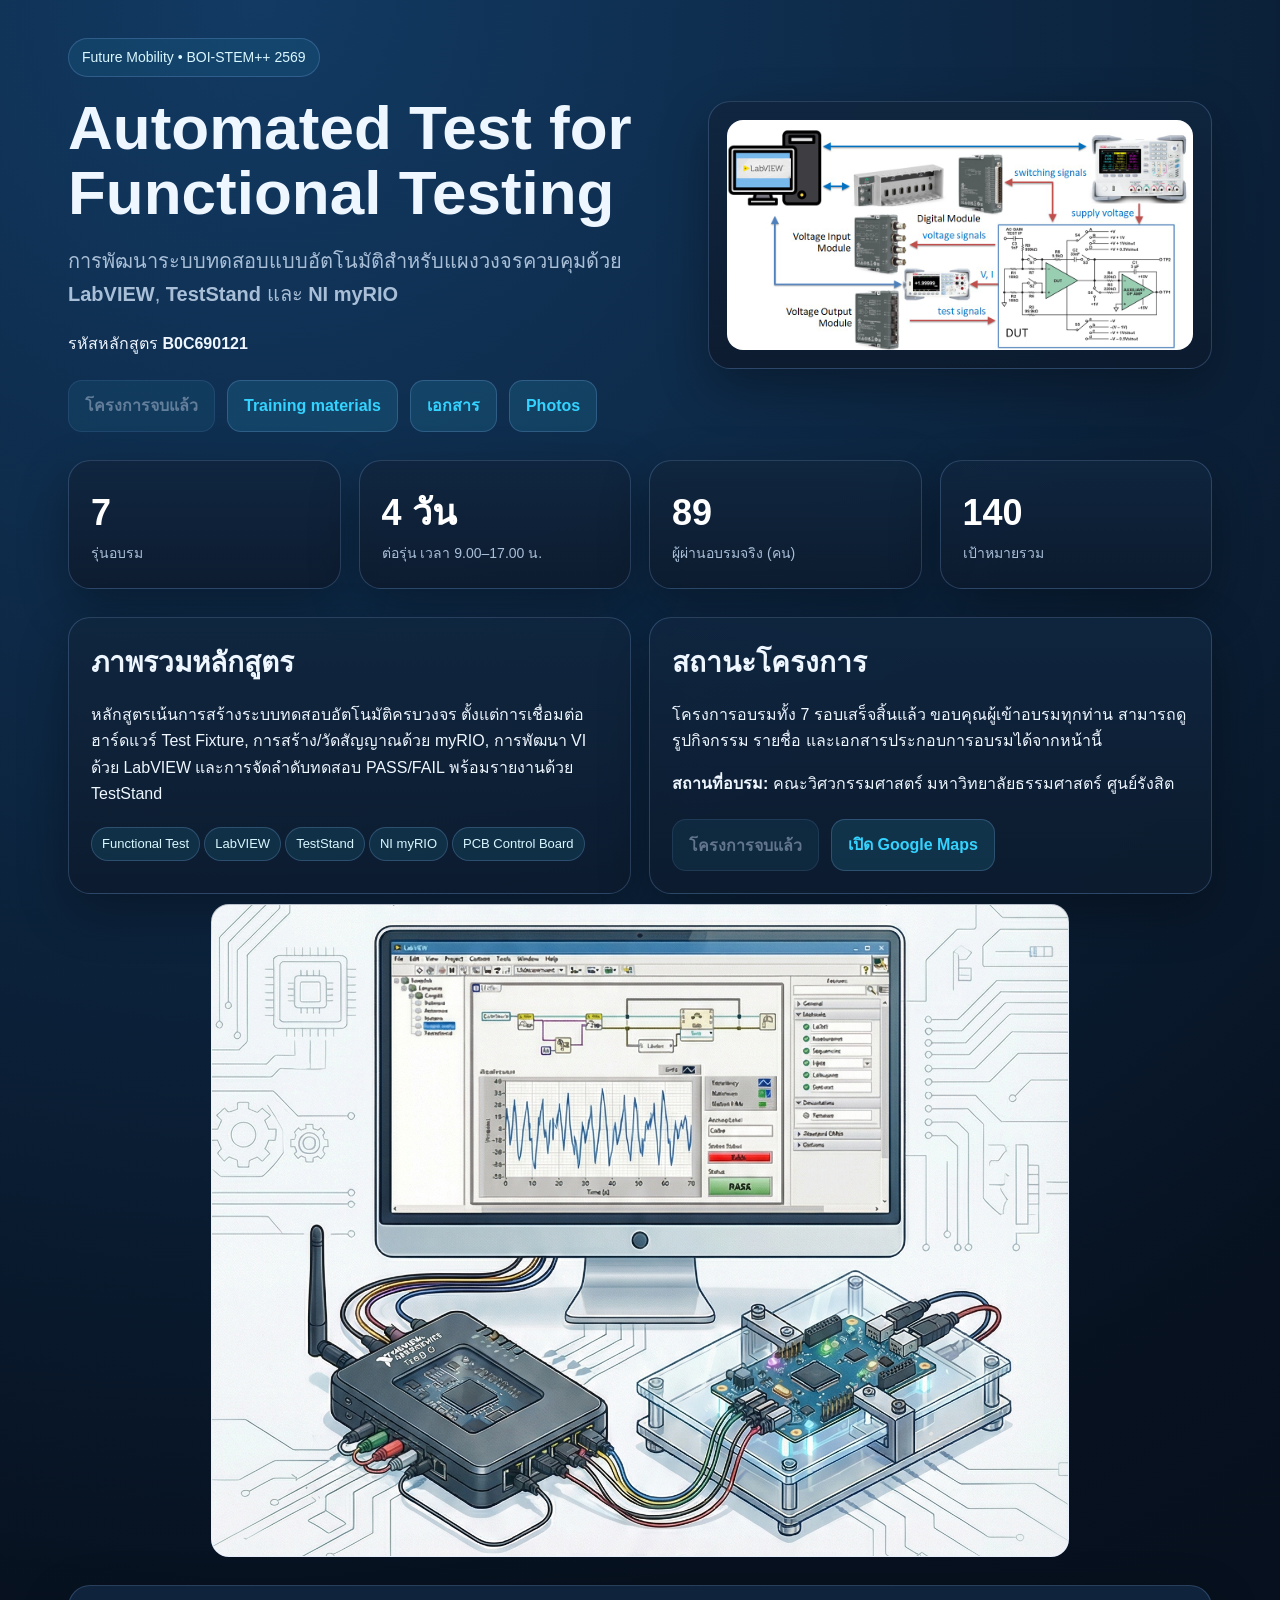
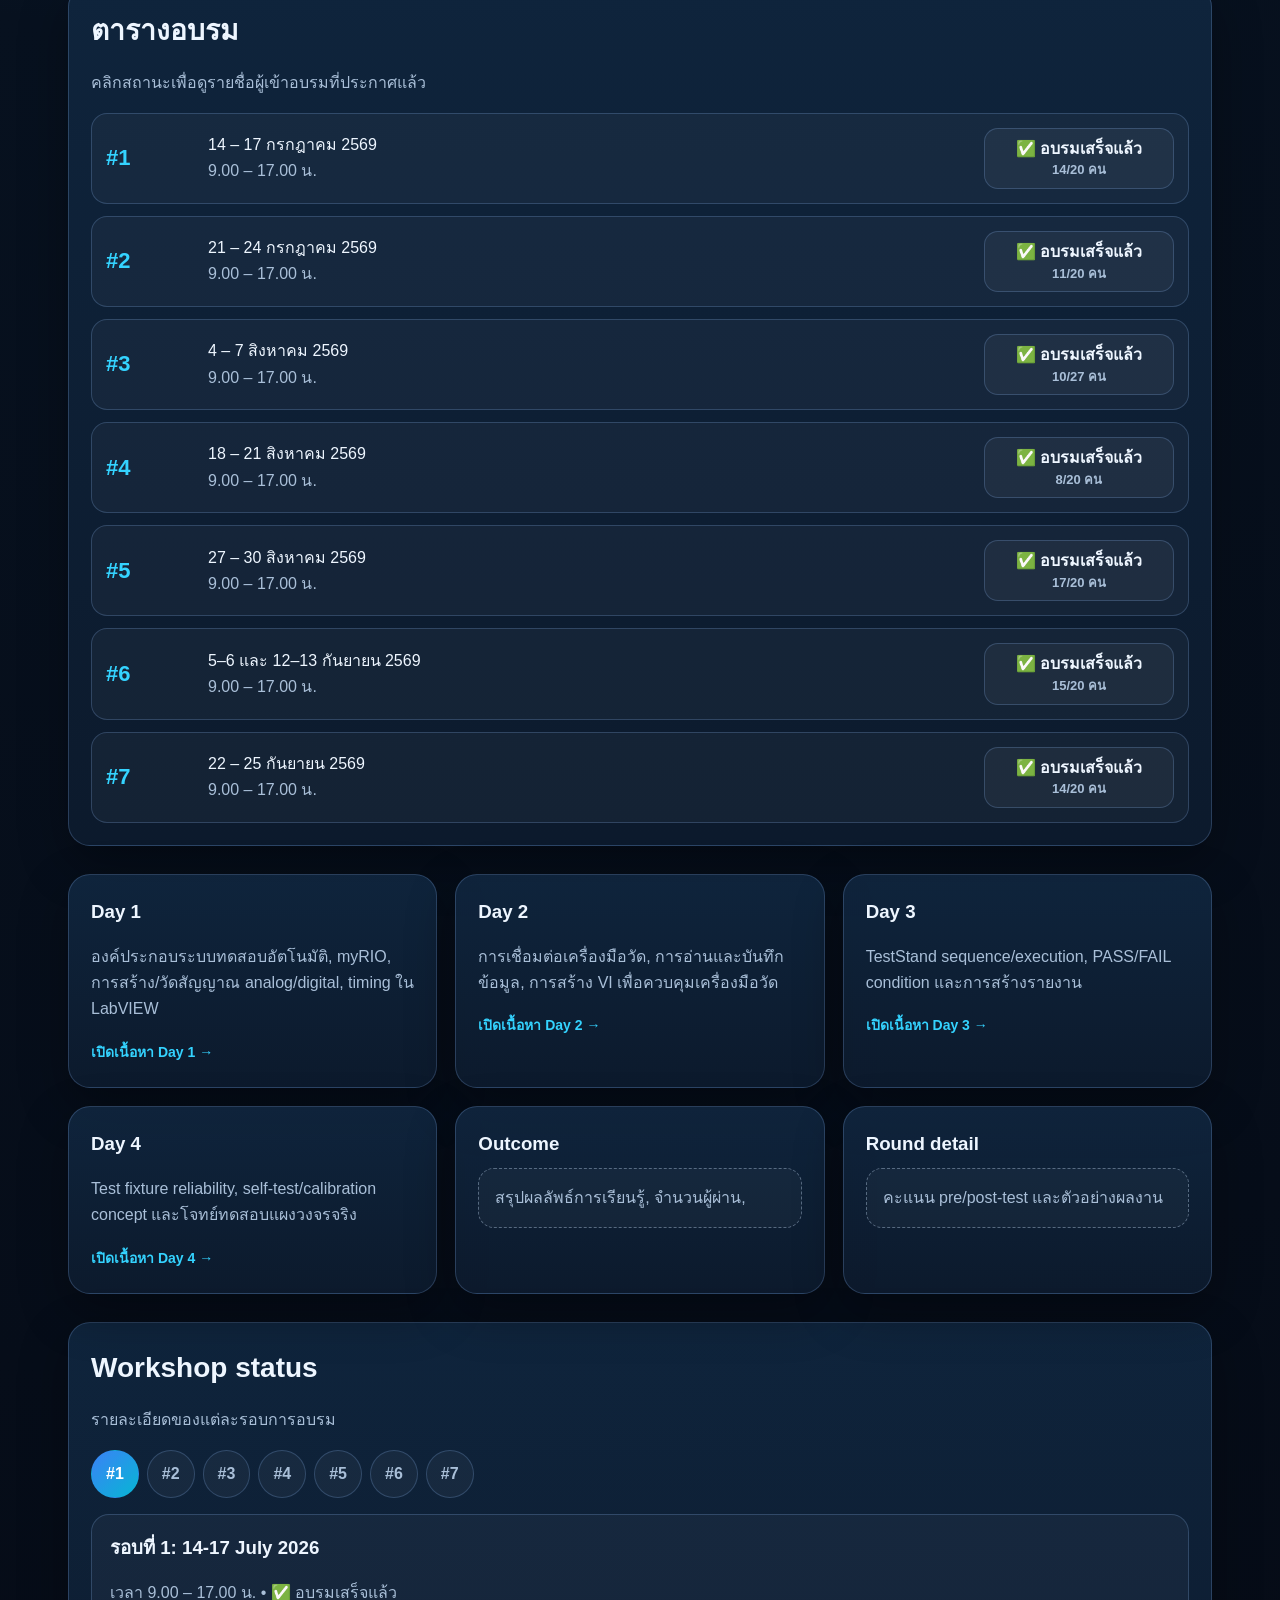
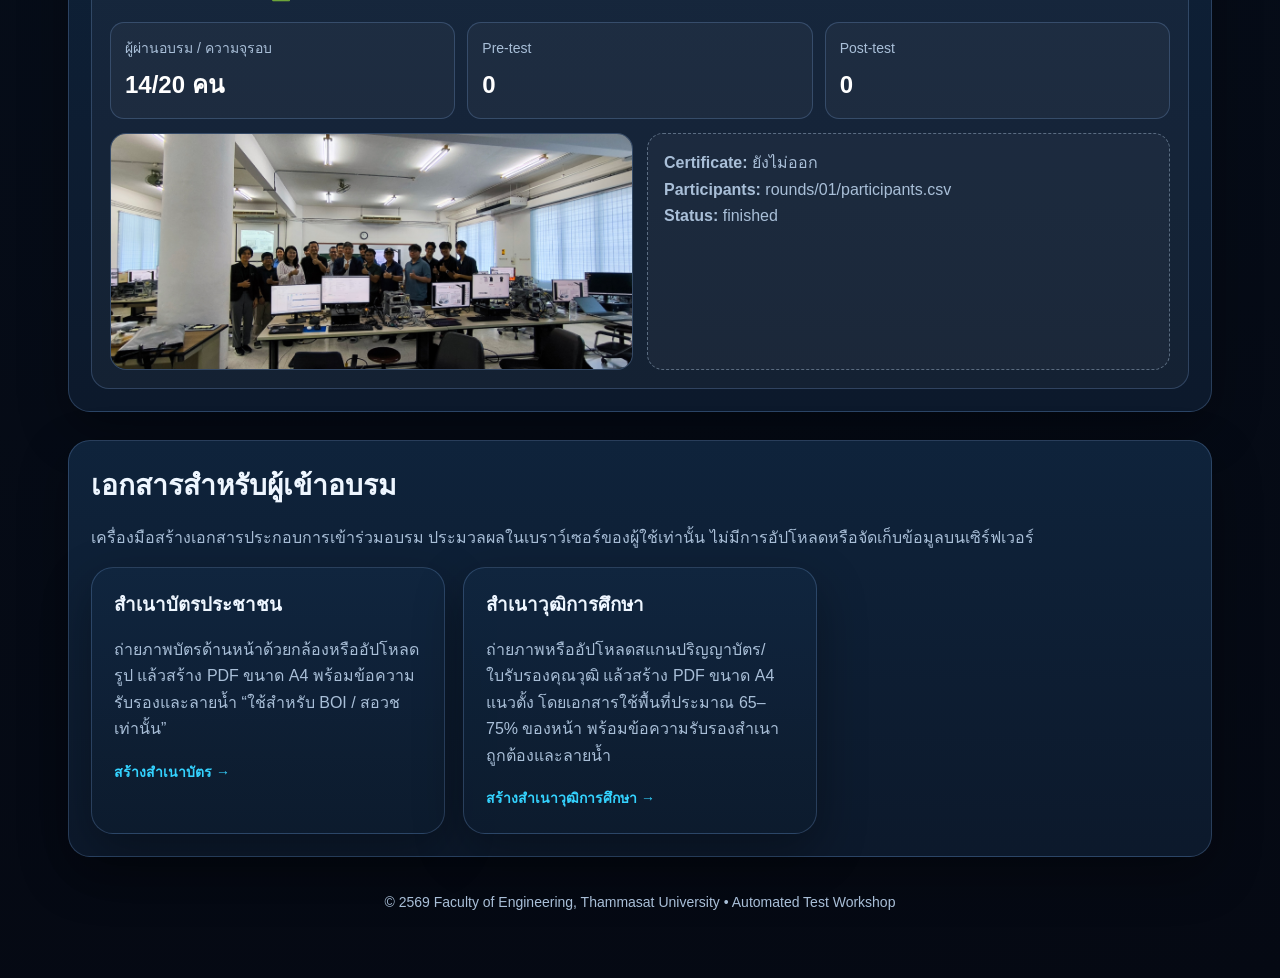
<file: index.html>
<!doctype html>
<html lang="th">
<head>
  <meta charset="utf-8" />
  <meta name="viewport" content="width=device-width, initial-scale=1" />
  <title>Automated Test for Functional Testing | Workshop Dashboard</title>
  <meta name="description" content="Dashboard สำหรับรายงานข้อมูลและสถานะกิจกรรมอบรม Development of automated test systems of electronic control boards using LabVIEW, TestStand and myRIO" />
  <style>
    :root{
      --bg:#07111f; --panel:#0d1b2e; --panel2:#10263f; --text:#eef6ff; --muted:#a9bfd8;
      --cyan:#34d3ff; --blue:#3b82f6; --green:#34d399; --yellow:#facc15; --red:#fb7185;
      --line:rgba(148,189,255,.22); --shadow:0 18px 50px rgba(0,0,0,.32); --radius:22px;
    }
    *{box-sizing:border-box} body{margin:0;font-family:"Segoe UI",Tahoma,sans-serif;background:radial-gradient(circle at 20% 0%,#123a63 0,#07111f 38%,#050913 100%);color:var(--text);line-height:1.65}
    a{color:var(--cyan);text-decoration:none} a:hover{text-decoration:underline}
    .wrap{max-width:1180px;margin:auto;padding:28px 18px 64px}.hero{display:grid;grid-template-columns:1.1fr .9fr;gap:24px;align-items:center;margin-top:10px}
    .badge{display:inline-flex;gap:8px;align-items:center;border:1px solid var(--line);background:rgba(52,211,255,.08);border-radius:999px;padding:7px 13px;color:#d9f7ff;font-size:14px}
    h1{font-size:clamp(34px,5vw,62px);line-height:1.05;margin:18px 0 14px}.lead{font-size:20px;color:var(--muted);max-width:760px}.hero-card,.card{background:linear-gradient(180deg,rgba(16,38,63,.92),rgba(13,27,46,.92));border:1px solid var(--line);border-radius:var(--radius);box-shadow:var(--shadow)}
    .hero-card{padding:18px}.hero-card img{width:100%;border-radius:16px;background:white;display:block}.grid{display:grid;gap:18px}.grid-4{grid-template-columns:repeat(4,1fr)}.grid-3{grid-template-columns:repeat(3,1fr)}.grid-2{grid-template-columns:repeat(2,1fr)}
    .section{margin-top:28px}.card{padding:22px}.stat{font-size:36px;font-weight:800;color:white}.label{color:var(--muted);font-size:14px}.tag{display:inline-block;padding:5px 10px;border-radius:999px;background:rgba(52,211,255,.10);border:1px solid var(--line);font-size:13px;color:#d9f7ff;margin:4px 4px 0 0}
    h2{font-size:28px;margin:0 0 14px}h3{margin:0 0 8px}.muted{color:var(--muted)}.btns{display:flex;gap:12px;flex-wrap:wrap;margin-top:22px}.btn{display:inline-flex;align-items:center;gap:8px;padding:12px 16px;border-radius:14px;font-weight:700;border:1px solid var(--line);background:rgba(52,211,255,.12)}.btn.primary{background:linear-gradient(135deg,var(--blue),#06b6d4);color:white;border:0}.btn.disabled{opacity:.55;pointer-events:none}
    table{width:100%;border-collapse:collapse;overflow:hidden;border-radius:16px}th,td{padding:12px 14px;border-bottom:1px solid var(--line);text-align:left;vertical-align:top}th{color:#d9f7ff;background:rgba(52,211,255,.09)}tr:last-child td{border-bottom:0}.status{font-weight:700}.open{color:var(--green)}.soon{color:var(--yellow)}.placeholder{border:1px dashed rgba(169,191,216,.45);border-radius:16px;padding:16px;color:var(--muted);background:rgba(255,255,255,.03)}
    .timeline{display:grid;gap:12px}.round{display:grid;grid-template-columns:88px 1fr auto;gap:14px;align-items:center;padding:14px;border:1px solid var(--line);border-radius:16px;background:rgba(255,255,255,.035)}.round .no{font-size:22px;font-weight:800;color:var(--cyan)}
    .overview-img{width:75%;border-radius:18px;border:1px solid var(--line);background:#fff;display:block;margin:10px auto 18px}.material-card{display:block;color:var(--text);height:100%;transition:.18s ease}.material-card:hover{transform:translateY(-2px);text-decoration:none;border-color:rgba(52,211,255,.55)}.material-card .open-link{font-weight:700;color:var(--cyan);font-size:14px}
    .tabs{margin-top:14px}.tab-buttons{display:flex;gap:8px;flex-wrap:wrap;margin-bottom:16px}.tab-buttons label{cursor:pointer;padding:10px 14px;border:1px solid var(--line);border-radius:999px;background:rgba(255,255,255,.04);font-weight:700;color:var(--muted)}.tab-panel{display:none;border:1px solid var(--line);border-radius:18px;padding:18px;background:rgba(255,255,255,.035)}.tabs input{position:absolute;opacity:0;pointer-events:none}.tabs input:nth-of-type(1):checked~.tab-buttons label:nth-child(1),.tabs input:nth-of-type(2):checked~.tab-buttons label:nth-child(2),.tabs input:nth-of-type(3):checked~.tab-buttons label:nth-child(3),.tabs input:nth-of-type(4):checked~.tab-buttons label:nth-child(4),.tabs input:nth-of-type(5):checked~.tab-buttons label:nth-child(5),.tabs input:nth-of-type(6):checked~.tab-buttons label:nth-child(6),.tabs input:nth-of-type(7):checked~.tab-buttons label:nth-child(7){background:linear-gradient(135deg,var(--blue),#06b6d4);color:white;border-color:transparent}.tabs input:nth-of-type(1):checked~.tab-content .tab-panel:nth-child(1),.tabs input:nth-of-type(2):checked~.tab-content .tab-panel:nth-child(2),.tabs input:nth-of-type(3):checked~.tab-content .tab-panel:nth-child(3),.tabs input:nth-of-type(4):checked~.tab-content .tab-panel:nth-child(4),.tabs input:nth-of-type(5):checked~.tab-content .tab-panel:nth-child(5),.tabs input:nth-of-type(6):checked~.tab-content .tab-panel:nth-child(6),.tabs input:nth-of-type(7):checked~.tab-content .tab-panel:nth-child(7){display:block}.round-media{display:grid;grid-template-columns:1fr 1fr;gap:14px;margin-top:14px}.photo-slot{min-height:140px;border:1px dashed rgba(169,191,216,.45);border-radius:16px;display:flex;align-items:center;justify-content:center;color:var(--muted);background:rgba(255,255,255,.025);text-align:center;padding:12px}@media(max-width:900px){.round-media{grid-template-columns:1fr}}
    footer{margin-top:34px;color:var(--muted);font-size:14px;text-align:center}@media(max-width:900px){.hero,.grid-4,.grid-3,.grid-2{grid-template-columns:1fr}.round{grid-template-columns:1fr}.wrap{padding:18px 14px 48px}}
    .status.clickable{
      cursor:pointer;
      text-decoration:underline;
    }
    .modal{
      display:none;
      position:fixed;
      inset:0;
      background:rgba(0,0,0,.65);
      z-index:9999;
    }
    .modal.show{
      display:flex;
      justify-content:center;
      align-items:center;
    }
    .modal-content{
      width:min(900px,92vw);
      max-height:85vh;
      overflow:auto;
      background:#fff;
      color:#222;
      border-radius:16px;
      padding:24px;
    }
    .modal-close{
      float:right;
      cursor:pointer;
      font-size:28px;
      font-weight:bold;
    }
    #nameTable table{
      width:100%;
      border-collapse:collapse;
    }
    #nameTable th,
    #nameTable td{
      border:1px solid #ddd;
      padding:8px;
    }

    /* ==============================================================
       SECTION: Training schedule status badges
       ============================================================== */
    .schedule-status{
      min-width:190px;
      border:1px solid var(--line);
      border-radius:14px;
      padding:9px 13px;
      background:rgba(255,255,255,.045);
      text-align:center;
      line-height:1.35;
      transition:transform .18s ease,border-color .18s ease,background .18s ease;
    }
    .schedule-status.clickable{
      cursor:pointer;
      text-decoration:none;
    }
    .schedule-status.clickable:hover,
    .schedule-status.clickable:focus-visible{
      transform:translateY(-1px);
      border-color:rgba(52,211,255,.65);
      background:rgba(52,211,255,.09);
      outline:none;
    }
    .schedule-status .status-main{
      display:block;
      font-weight:800;
    }
    .schedule-status .status-count{
      display:block;
      margin-top:2px;
      color:var(--muted);
      font-size:13px;
      font-weight:600;
    }
    .schedule-status[data-status="finished"] .status-main{color:var(--green)}
    .schedule-status[data-status="waiting"] .status-main{color:var(--yellow)}
    .schedule-status[data-status="finished"] .status-main{color:var(--cyan)}
    .schedule-status[data-status="finished"] .status-main{color:var(--red)}

    /* ==============================================================
       SECTION: Participant list modal
       ============================================================== */
    body.modal-open{overflow:hidden}
    .modal{
      padding:20px;
      backdrop-filter:blur(4px);
    }
    .modal.show{animation:modalFadeIn .16s ease-out}
    .modal-content{
      position:relative;
      width:min(960px,96vw);
      max-height:88vh;
      padding:26px;
      box-shadow:0 24px 70px rgba(0,0,0,.45);
    }
    .modal-close{
      position:absolute;
      top:12px;
      right:18px;
      float:none;
      width:40px;
      height:40px;
      border:0;
      border-radius:50%;
      background:transparent;
      color:#243447;
      line-height:1;
    }
    .modal-close:hover,
    .modal-close:focus-visible{
      background:#edf2f7;
      outline:none;
    }
    .modal-subtitle{
      margin:-8px 50px 18px 0;
      color:#5f6f82;
    }
    .modal-toolbar{
      display:flex;
      justify-content:space-between;
      align-items:center;
      gap:14px;
      margin:0 0 16px;
      flex-wrap:wrap;
    }
    .participant-count{
      font-weight:800;
      color:#17324d;
    }
    #nameSearch{
      width:min(320px,100%);
      border:1px solid #cbd5e1;
      border-radius:10px;
      padding:10px 12px;
      font:inherit;
    }
    #nameSearch:focus{
      border-color:#0ea5e9;
      outline:3px solid rgba(14,165,233,.16);
    }
    .table-scroll{
      overflow:auto;
      border:1px solid #dbe3ec;
      border-radius:12px;
    }
    #nameTable table{min-width:620px}
    #nameTable th{
      position:sticky;
      top:0;
      z-index:1;
      color:#17324d;
      background:#eaf5fb;
    }
    #nameTable tbody tr:nth-child(even){background:#f8fafc}
    #nameTable tbody tr:hover{background:#eef8fd}
    .empty-message,
    .error-message{
      padding:22px;
      border-radius:12px;
      text-align:center;
    }
    .empty-message{background:#f8fafc;color:#64748b}
    .error-message{background:#fff7ed;color:#9a3412}
    .loading-message{padding:24px;text-align:center;color:#64748b}

    @keyframes modalFadeIn{
      from{opacity:0}
      to{opacity:1}
    }

    @media(max-width:900px){
      .schedule-status{min-width:0;width:100%;text-align:left}
      .modal{padding:10px}
      .modal-content{padding:22px 16px}
    }


    /* ==============================================================
       SECTION: Dynamic round summary
       ============================================================== */
    .round-photo{
      width:100%;
      height:auto;
      border-radius:16px;
      border:1px solid var(--line);
      background:rgba(255,255,255,.03);
      display:block;
    }
    button.btn{font-family:inherit;font-size:inherit;color:var(--muted)}
    .round-photo[hidden]{display:none}
    .photo-slot[hidden]{display:none}
    .summary-metrics{
      display:grid;
      grid-template-columns:repeat(3,1fr);
      gap:12px;
      margin-top:14px;
    }
    .summary-metric{
      padding:14px;
      border:1px solid var(--line);
      border-radius:14px;
      background:rgba(255,255,255,.035);
    }
    .summary-metric .value{
      margin-top:4px;
      font-size:24px;
      font-weight:800;
      color:#fff;
    }
    .summary-note{
      margin-top:14px;
    }
    @media(max-width:700px){
      .summary-metrics{grid-template-columns:1fr}
    }

  </style>
</head>
<body>
  <main class="wrap">
    <!-- SECTION: Hero / Header and primary navigation -->
    <section class="hero">
      <div>
        <span class="badge">Future Mobility • BOI-STEM++ 2569</span>
        <h1>Automated Test for Functional Testing</h1>
        <p class="lead">การพัฒนาระบบทดสอบแบบอัตโนมัติสำหรับแผงวงจรควบคุมด้วย <b>LabVIEW</b>, <b>TestStand</b> และ <b>NI myRIO</b></p> รหัสหลักสูตร <b>B0C690121</b>
        <div class="btns">
          <button class="btn disabled" type="button" disabled>โครงการจบแล้ว</button>
          <a class="btn" href="#training-materials">Training materials</a>
          <a class="btn" href="#documents">เอกสาร</a>
          <a class="btn" href="#workshop-status">Photos</a>
        </div>
      </div>
      <div class="hero-card">
        <img src="images/FCT_problem.jpg" alt="FCT problem overview: LabVIEW, NI myRIO, DUT and FCT interface" />
      </div>
    </section>

    <!-- SECTION: Key statistics summary -->
    <section class="section grid grid-4">
      <div class="card"><div class="stat">7</div><div class="label">รุ่นอบรม</div></div>
      <div class="card"><div class="stat">4 วัน</div><div class="label">ต่อรุ่น เวลา 9.00–17.00 น.</div></div>
      <div class="card"><div class="stat" id="attendee-total" aria-live="polite">–</div><div class="label">ผู้ผ่านอบรมจริง (คน)</div></div>
      <div class="card"><div class="stat">140</div><div class="label">เป้าหมายรวม</div></div>
    </section>

    <!-- SECTION: Course overview and application information -->
    <section class="section grid grid-2">
      <div class="card">
        <h2>ภาพรวมหลักสูตร</h2>
        <p>หลักสูตรเน้นการสร้างระบบทดสอบอัตโนมัติครบวงจร ตั้งแต่การเชื่อมต่อฮาร์ดแวร์ Test Fixture, การสร้าง/วัดสัญญาณด้วย myRIO, การพัฒนา VI ด้วย LabVIEW และการจัดลำดับทดสอบ PASS/FAIL พร้อมรายงานด้วย TestStand</p>
        <span class="tag">Functional Test</span><span class="tag">LabVIEW</span><span class="tag">TestStand</span><span class="tag">NI myRIO</span><span class="tag">PCB Control Board</span>
      </div>
      <div class="card" id="apply">
        <h2>สถานะโครงการ</h2>
        <p>โครงการอบรมทั้ง 7 รอบเสร็จสิ้นแล้ว ขอบคุณผู้เข้าอบรมทุกท่าน สามารถดูรูปกิจกรรม รายชื่อ และเอกสารประกอบการอบรมได้จากหน้านี้</p>
        <p><b>สถานที่อบรม:</b> คณะวิศวกรรมศาสตร์ มหาวิทยาลัยธรรมศาสตร์ ศูนย์รังสิต</p>
        <div class="btns">
          <button class="btn disabled" type="button" disabled>โครงการจบแล้ว</button>
          <a class="btn" href="https://maps.app.goo.gl/39AQxayLcaCgLPiHA" target="_blank" rel="noopener">เปิด Google Maps</a>
        </div>
      </div>
    </section>
    
    <img class="overview-img" src="images/overview.png" alt="ภาพรวมระบบทดสอบอัตโนมัติด้วย LabVIEW, myRIO และ test fixture" />

    <!-- SECTION: Training schedule -->
    <section class="section card" id="schedule">
      <h2>ตารางอบรม</h2>
      <p class="muted">คลิกสถานะเพื่อดูรายชื่อผู้เข้าอบรมที่ประกาศแล้ว</p>

      <div class="timeline">
        <div class="round">
          <div class="no">#1</div>
          <div>
            14 – 17 กรกฎาคม 2569<br>
            <span class="muted">9.00 – 17.00 น.</span>
          </div>
          <div class="schedule-status clickable"
               role="button"
               tabindex="0"
               data-round="01"
               data-status="finished"
               aria-label="ดูรายชื่อผู้เข้าอบรม รุ่นที่ 1">
          </div>
        </div>

        <div class="round">
          <div class="no">#2</div>
          <div>
            21 – 24 กรกฎาคม 2569<br>
            <span class="muted">9.00 – 17.00 น.</span>
          </div>
          <div class="schedule-status clickable"
               role="button"
               tabindex="0"
               data-round="02"
               data-status="finished"
               aria-label="ดูรายชื่อผู้เข้าอบรม รุ่นที่ 2">
          </div>
        </div>

        <div class="round">
          <div class="no">#3</div>
          <div>
            4 – 7 สิงหาคม 2569<br>
            <span class="muted">9.00 – 17.00 น.</span>
          </div>
          <div class="schedule-status clickable"
               role="button"
               tabindex="0"
               data-round="03"
               data-status="finished"
               aria-label="ดูรายชื่อผู้เข้าอบรม รุ่นที่ 3">
          </div>
        </div>

        <div class="round">
          <div class="no">#4</div>
          <div>
            18 – 21 สิงหาคม 2569<br>
            <span class="muted">9.00 – 17.00 น.</span>
          </div>
          <div class="schedule-status clickable"
               role="button"
               tabindex="0"
               data-round="04"
               data-status="finished"
               aria-label="ดูรายชื่อผู้เข้าอบรม รุ่นที่ 4">
          </div>
        </div>

        <div class="round">
          <div class="no">#5</div>
          <div>
            27 – 30 สิงหาคม 2569<br>
            <span class="muted">9.00 – 17.00 น.</span>
          </div>
          <div class="schedule-status clickable"
               role="button"
               tabindex="0"
               data-round="05"
               data-status="finished"
               aria-label="ดูรายชื่อผู้เข้าอบรม รุ่นที่ 5">
          </div>
        </div>

        <div class="round">
          <div class="no">#6</div>
          <div>
            5–6 และ 12–13 กันยายน 2569<br>
            <span class="muted">9.00 – 17.00 น.</span>
          </div>
          <div class="schedule-status clickable"
               role="button"
               tabindex="0"
               data-round="06"
               data-status="finished"
               aria-label="ดูรายชื่อผู้เข้าอบรม รุ่นที่ 6">
          </div>
        </div>

        <div class="round">
          <div class="no">#7</div>
          <div>
            22 – 25 กันยายน 2569<br>
            <span class="muted">9.00 – 17.00 น.</span>
          </div>
          <div class="schedule-status clickable"
               role="button"
               tabindex="0"
               data-round="07"
               data-status="finished"
               aria-label="ดูรายชื่อผู้เข้าอบรม รุ่นที่ 7">
          </div>
        </div>
      </div>
    </section>

    <!-- SECTION: Training materials links; each card links to Quarto Revealjs HTML -->
    <section class="section grid grid-3" id="training-materials">
      <a class="card material-card" href="training_materials/Day_01_content.html"><h3>Day 1</h3><p class="muted">องค์ประกอบระบบทดสอบอัตโนมัติ, myRIO, การสร้าง/วัดสัญญาณ analog/digital, timing ใน LabVIEW</p><span class="open-link">เปิดเนื้อหา Day 1 →</span></a>
      <a class="card material-card" href="training_materials/Day_02_content.html"><h3>Day 2</h3><p class="muted">การเชื่อมต่อเครื่องมือวัด, การอ่านและบันทึกข้อมูล, การสร้าง VI เพื่อควบคุมเครื่องมือวัด</p><span class="open-link">เปิดเนื้อหา Day 2 →</span></a>
      <a class="card material-card" href="training_materials/Day_03_content.html"><h3>Day 3</h3><p class="muted">TestStand sequence/execution, PASS/FAIL condition และการสร้างรายงาน</p><span class="open-link">เปิดเนื้อหา Day 3 →</span></a>
      <a class="card material-card" href="training_materials/Day_04_content.html"><h3>Day 4</h3><p class="muted">Test fixture reliability, self-test/calibration concept และโจทย์ทดสอบแผงวงจรจริง</p><span class="open-link">เปิดเนื้อหา Day 4 →</span></a>
      <div class="card"><h3>Outcome</h3><div class="placeholder">สรุปผลลัพธ์การเรียนรู้, จำนวนผู้ผ่าน, </div></div>
      <div class="card"><h3>Round detail</h3><div class="placeholder">คะแนน pre/post-test และตัวอย่างผลงาน</div></div>
    </section>

    <!-- SECTION: Workshop status tabs; future JS can populate each round from data/*.json -->
    <section class="section card" id="workshop-status">
      <h2>Workshop status</h2>
      <p class="muted">รายละเอียดของแต่ละรอบการอบรม</p>
      <div class="tabs">
        <input type="radio" name="round-tabs" id="round-1" checked />
        <input type="radio" name="round-tabs" id="round-2"  />
        <input type="radio" name="round-tabs" id="round-3"  />
        <input type="radio" name="round-tabs" id="round-4"  />
        <input type="radio" name="round-tabs" id="round-5"  />
        <input type="radio" name="round-tabs" id="round-6"  />
        <input type="radio" name="round-tabs" id="round-7"  />
        <div class="tab-buttons">
          <label for="round-1">#1</label>
          <label for="round-2">#2</label>
          <label for="round-3">#3</label>
          <label for="round-4">#4</label>
          <label for="round-5">#5</label>
          <label for="round-6">#6</label>
          <label for="round-7">#7</label>
        </div>
        <div class="tab-content">
          <div class="tab-panel" id="round-1-panel">
            <h3>รอบที่ 1: 14 – 17 กรกฎาคม 2569</h3>
            <p class="muted">เวลา 9.00 – 17.00 น. • อบรมเสร็จแล้ว</p>
            <div class="grid grid-3">
              <div><div class="label">Registration</div><div class="status soon">รอข้อมูล</div></div>
              <div><div class="label">Participants</div><div class="status soon">รอข้อมูล</div></div>
              <div><div class="label">Outcome</div><div class="status soon">รอข้อมูล</div></div>
            </div>
            <div class="round-media">
              <div class="photo-slot">พื้นที่สำหรับรูปกิจกรรม<br>photos/round1/</div>
              <div class="placeholder">สรุปผลการอบรม คะแนน pre/post-test ตัวอย่างผลงาน และข้อเสนอแนะของผู้เข้าอบรม</div>
            </div>
          </div><div class="tab-panel" id="round-2-panel">
            <h3>รอบที่ 2: 21 – 24 กรกฎาคม 2569</h3>
            <p class="muted">เวลา 9.00 – 17.00 น. • อบรมเสร็จแล้ว</p>
            <div class="grid grid-3">
              <div><div class="label">Registration</div><div class="status soon">รอข้อมูล</div></div>
              <div><div class="label">Participants</div><div class="status soon">รอข้อมูล</div></div>
              <div><div class="label">Outcome</div><div class="status soon">รอข้อมูล</div></div>
            </div>
            <div class="round-media">
              <div class="photo-slot">พื้นที่สำหรับรูปกิจกรรม<br>photos/round2/</div>
              <div class="placeholder">สรุปผลการอบรม คะแนน pre/post-test ตัวอย่างผลงาน และข้อเสนอแนะของผู้เข้าอบรม</div>
            </div>
          </div><div class="tab-panel" id="round-3-panel">
            <h3>รอบที่ 3: 4 – 7 สิงหาคม 2569</h3>
            <p class="muted">เวลา 9.00 – 17.00 น. • อบรมเสร็จแล้ว</p>
            <div class="grid grid-3">
              <div><div class="label">Registration</div><div class="status soon">รอข้อมูล</div></div>
              <div><div class="label">Participants</div><div class="status soon">รอข้อมูล</div></div>
              <div><div class="label">Outcome</div><div class="status soon">รอข้อมูล</div></div>
            </div>
            <div class="round-media">
              <div class="photo-slot">พื้นที่สำหรับรูปกิจกรรม<br>photos/round3/</div>
              <div class="placeholder">สรุปผลการอบรม คะแนน pre/post-test ตัวอย่างผลงาน และข้อเสนอแนะของผู้เข้าอบรม</div>
            </div>
          </div><div class="tab-panel" id="round-4-panel">
            <h3>รอบที่ 4: 18 – 21 สิงหาคม 2569</h3>
            <p class="muted">เวลา 9.00 – 17.00 น. • อบรมเสร็จแล้ว</p>
            <div class="grid grid-3">
              <div><div class="label">Registration</div><div class="status soon">รอข้อมูล</div></div>
              <div><div class="label">Participants</div><div class="status soon">รอข้อมูล</div></div>
              <div><div class="label">Outcome</div><div class="status soon">รอข้อมูล</div></div>
            </div>
            <div class="round-media">
              <div class="photo-slot">พื้นที่สำหรับรูปกิจกรรม<br>photos/round4/</div>
              <div class="placeholder">สรุปผลการอบรม คะแนน pre/post-test ตัวอย่างผลงาน และข้อเสนอแนะของผู้เข้าอบรม</div>
            </div>
          </div><div class="tab-panel" id="round-5-panel">
            <h3>รอบที่ 5: 27 – 30 สิงหาคม 2569</h3>
            <p class="muted">เวลา 9.00 – 17.00 น. • อบรมเสร็จแล้ว</p>
            <div class="grid grid-3">
              <div><div class="label">Registration</div><div class="status soon">รอข้อมูล</div></div>
              <div><div class="label">Participants</div><div class="status soon">รอข้อมูล</div></div>
              <div><div class="label">Outcome</div><div class="status soon">รอข้อมูล</div></div>
            </div>
            <div class="round-media">
              <div class="photo-slot">พื้นที่สำหรับรูปกิจกรรม<br>photos/round5/</div>
              <div class="placeholder">สรุปผลการอบรม คะแนน pre/post-test ตัวอย่างผลงาน และข้อเสนอแนะของผู้เข้าอบรม</div>
            </div>
          </div><div class="tab-panel" id="round-6-panel">
            <h3>รอบที่ 6: 5-6/12-13 กันยายน 2569</h3>
            <p class="muted">เวลา 9.00 – 17.00 น. • อบรมเสร็จแล้ว</p>
            <div class="grid grid-3">
              <div><div class="label">Registration</div><div class="status soon">รอข้อมูล</div></div>
              <div><div class="label">Participants</div><div class="status soon">รอข้อมูล</div></div>
              <div><div class="label">Outcome</div><div class="status soon">รอข้อมูล</div></div>
            </div>
            <div class="round-media">
              <div class="photo-slot">พื้นที่สำหรับรูปกิจกรรม<br>photos/round6/</div>
              <div class="placeholder">สรุปผลการอบรม คะแนน pre/post-test ตัวอย่างผลงาน และข้อเสนอแนะของผู้เข้าอบรม</div>
            </div>
          </div><div class="tab-panel" id="round-7-panel">
            <h3>รอบที่ 7: 22 – 25 กันยายน 2569</h3>
            <p class="muted">เวลา 9.00 – 17.00 น. • อบรมเสร็จแล้ว</p>
            <div class="grid grid-3">
              <div><div class="label">Registration</div><div class="status soon">รอข้อมูล</div></div>
              <div><div class="label">Participants</div><div class="status soon">รอข้อมูล</div></div>
              <div><div class="label">Outcome</div><div class="status soon">รอข้อมูล</div></div>
            </div>
            <div class="round-media">
              <div class="photo-slot">พื้นที่สำหรับรูปกิจกรรม<br>photos/round7/</div>
              <div class="placeholder">สรุปผลการอบรม คะแนน pre/post-test ตัวอย่างผลงาน และข้อเสนอแนะของผู้เข้าอบรม</div>
            </div>
          </div>
        </div>
      </div>
    </section>

    <!-- SECTION: Document tools; each tool is a standalone page under documents/ that runs entirely in the browser -->
    <section class="section card" id="documents">
      <h2>เอกสารสำหรับผู้เข้าอบรม</h2>
      <p class="muted">เครื่องมือสร้างเอกสารประกอบการเข้าร่วมอบรม ประมวลผลในเบราว์เซอร์ของผู้ใช้เท่านั้น ไม่มีการอัปโหลดหรือจัดเก็บข้อมูลบนเซิร์ฟเวอร์</p>
      <div class="grid grid-3">
        <a class="card material-card" href="documents/id_card.html"><h3>สำเนาบัตรประชาชน</h3><p class="muted">ถ่ายภาพบัตรด้านหน้าด้วยกล้องหรืออัปโหลดรูป แล้วสร้าง PDF ขนาด A4 พร้อมข้อความรับรองและลายน้ำ “ใช้สำหรับ BOI / สอวช เท่านั้น”</p><span class="open-link">สร้างสำเนาบัตร →</span></a>
        <a class="card material-card" href="documents/degree.html"><h3>สำเนาวุฒิการศึกษา</h3><p class="muted">ถ่ายภาพหรืออัปโหลดสแกนปริญญาบัตร/ใบรับรองคุณวุฒิ แล้วสร้าง PDF ขนาด A4 แนวตั้ง โดยเอกสารใช้พื้นที่ประมาณ 65–75% ของหน้า พร้อมข้อความรับรองสำเนาถูกต้องและลายน้ำ</p><span class="open-link">สร้างสำเนาวุฒิการศึกษา →</span></a>
      </div>
    </section>

    <!-- SECTION: Footer -->
    <footer>© 2569 Faculty of Engineering, Thammasat University • Automated Test Workshop</footer>
  </main>

  <!-- SECTION: Participant list popup -->
  <div id="nameModal"
       class="modal"
       role="dialog"
       aria-modal="true"
       aria-labelledby="popupTitle"
       aria-hidden="true">

    <div class="modal-content">
      <button class="modal-close"
              type="button"
              aria-label="ปิดหน้าต่าง">&times;</button>

      <h2 id="popupTitle">รายชื่อผู้เข้าอบรม</h2>
      <p id="popupSubtitle" class="modal-subtitle"></p>

      <div id="nameTable" aria-live="polite">
        <div class="loading-message">กำลังโหลดข้อมูล...</div>
      </div>
    </div>
  </div>


  <!-- SECTION: JavaScript -->
  <script>
    "use strict";

    // ==============================================================
    // Configuration
    // ==============================================================
    const ROUND_IDS = ["01", "02", "03", "04", "05", "06", "07"];

    const STATUS_CONFIG = {
      finished:  { icon: "✅", text: "อบรมเสร็จแล้ว", cssClass: "confirmed" },
      confirmed: { icon: "🟢", text: "ยืนยันรายชื่อแล้ว", cssClass: "confirmed" },
      waiting:   { icon: "🟡", text: "รอเปิดอบรม", cssClass: "waiting" },
      open:      { icon: "🔵", text: "เปิดรับสมัคร", cssClass: "open" },
      closed:    { icon: "🔴", text: "ปิดรับสมัคร", cssClass: "closed" }
    };

    const FALLBACK_DATES = {
      "01": "14 – 17 กรกฎาคม 2569",
      "02": "21 – 24 กรกฎาคม 2569",
      "03": "4 – 7 สิงหาคม 2569",
      "04": "18 – 21 สิงหาคม 2569",
      "05": "27 – 30 สิงหาคม 2569",
      "06": "5–6 และ 12–13 กันยายน 2569",
      "07": "22 – 25 กันยายน 2569"
    };

    const modal = document.getElementById("nameModal");
    const modalCloseButton = modal.querySelector(".modal-close");
    const popupTitle = document.getElementById("popupTitle");
    const popupSubtitle = document.getElementById("popupSubtitle");
    const nameTable = document.getElementById("nameTable");

    const summaryCache = new Map();
    const participantCache = new Map();
    let lastFocusedElement = null;

    // ==============================================================
    // General helpers
    // ==============================================================
    function roundPath(round, fileName) {
      return `rounds/${round}/${fileName}`;
    }

    function escapeHTML(value) {
      return String(value ?? "")
        .replaceAll("&", "&amp;")
        .replaceAll("<", "&lt;")
        .replaceAll(">", "&gt;")
        .replaceAll('"', "&quot;")
        .replaceAll("'", "&#039;");
    }

    function formatRoundNumber(round) {
      return Number.parseInt(round, 10);
    }

    function getStatusConfig(status) {
      return STATUS_CONFIG[status] ?? STATUS_CONFIG.waiting;
    }

    // ==============================================================
    // Data loading
    // ==============================================================
    async function loadSummary(round) {
      if (summaryCache.has(round)) {
        return summaryCache.get(round);
      }

      const filePath = roundPath(round, "summary.json");
      const response = await fetch(filePath, { cache: "no-store" });

      if (!response.ok) {
        throw new Error(`ไม่พบไฟล์ ${filePath}`);
      }

      const summary = await response.json();
      const rows = await loadParticipants(round, summary);
      const statusColumn = rows[0].indexOf("สถานะ");
      if (statusColumn === -1) {
        throw new Error(`ไม่พบคอลัมน์สถานะในรายชื่อรุ่น ${round}`);
      }
      summary.registered = rows.slice(1)
        .filter(row => row[statusColumn] === "อบรม").length;
      summaryCache.set(round, summary);
      return summary;
    }

    async function initializeAttendanceTotal() {
      const totalElement = document.getElementById("attendee-total");
      try {
        const summaries = await Promise.all(ROUND_IDS.map(loadSummary));
        totalElement.textContent = summaries.reduce((total, summary) => total + summary.registered, 0);
      } catch (error) {
        totalElement.textContent = "ไม่พร้อม";
        console.info(error.message);
      }
    }

    function parseCSV(csvText) {
      const rows = [];
      let row = [];
      let field = "";
      let insideQuotes = false;

      for (let index = 0; index < csvText.length; index += 1) {
        const character = csvText[index];
        const nextCharacter = csvText[index + 1];

        if (character === '"') {
          if (insideQuotes && nextCharacter === '"') {
            field += '"';
            index += 1;
          } else {
            insideQuotes = !insideQuotes;
          }
        } else if (character === "," && !insideQuotes) {
          row.push(field.trim());
          field = "";
        } else if ((character === "\n" || character === "\r") && !insideQuotes) {
          if (character === "\r" && nextCharacter === "\n") {
            index += 1;
          }

          row.push(field.trim());

          if (row.some(cell => cell !== "")) {
            rows.push(row);
          }

          row = [];
          field = "";
        } else {
          field += character;
        }
      }

      row.push(field.trim());

      if (row.some(cell => cell !== "")) {
        rows.push(row);
      }

      return rows;
    }

    async function loadParticipants(round, summary) {
      if (participantCache.has(round)) {
        return participantCache.get(round);
      }

      const participantFile = summary?.participants || "participants.csv";
      const filePath = roundPath(round, participantFile);
      const response = await fetch(filePath, { cache: "no-store" });

      if (!response.ok) {
        throw new Error(`ไม่พบไฟล์ ${filePath}`);
      }

      const csvText = await response.text();
      const rows = parseCSV(csvText.replace(/^\uFEFF/, ""));

      if (rows.length === 0) {
        throw new Error("ไฟล์รายชื่อไม่มีข้อมูล");
      }

      participantCache.set(round, rows);
      return rows;
    }

    // ==============================================================
    // Schedule
    // ==============================================================
    function renderScheduleStatus(statusElement, summary = null) {
      const statusName = summary?.status || statusElement.dataset.status || "waiting";
      const status = getStatusConfig(statusName);
      const registered = Number.isFinite(Number(summary?.registered))
        ? Number(summary.registered)
        : null;
      const capacity = Number.isFinite(Number(summary?.capacity))
        ? Number(summary.capacity)
        : null;

      statusElement.dataset.status = status.cssClass;

      const countMarkup = registered !== null && capacity !== null
        ? `<span class="status-count">${registered}/${capacity} คน</span>`
        : "";

      statusElement.innerHTML = `
        <span class="status-main">${status.icon} ${status.text}</span>
        ${countMarkup}
      `;

      const canOpenParticipants = Boolean(summary?.participants);

      statusElement.classList.toggle("clickable", canOpenParticipants);
      statusElement.tabIndex = canOpenParticipants ? 0 : -1;

      if (canOpenParticipants) {
        statusElement.setAttribute(
          "aria-label",
          `ดูรายชื่อผู้เข้าอบรม รุ่นที่ ${formatRoundNumber(statusElement.dataset.round)}`
        );
      } else {
        statusElement.removeAttribute("role");
        statusElement.removeAttribute("aria-label");
      }
    }

    async function initializeScheduleRound(statusElement) {
      const round = statusElement.dataset.round;
      renderScheduleStatus(statusElement);

      try {
        const summary = await loadSummary(round);
        renderScheduleStatus(statusElement, summary);
      } catch (error) {
        console.info(error.message);
      }
    }

    // ==============================================================
    // Workshop status panels
    // ==============================================================
    function renderMetric(label, value) {
      return `
        <div class="summary-metric">
          <div class="label">${escapeHTML(label)}</div>
          <div class="value">${escapeHTML(value)}</div>
        </div>
      `;
    }

    function renderWorkshopPanel(round, summary) {
      const panel = document.getElementById(`round-${formatRoundNumber(round)}-panel`);

      if (!panel) {
        return;
      }

      const status = getStatusConfig(summary.status);
      const date = summary.date || FALLBACK_DATES[round];
      const registered = summary.registered ?? "–";
      const capacity = summary.capacity ?? "–";
      const preTest = summary.pre_test ?? "–";
      const postTest = summary.post_test ?? "–";
      const certificate = summary.certificate ? "พร้อมออก" : "ยังไม่ออก";
      const photoFile = summary.photo || "photo.jpg";
      const photoPath = photoFile.startsWith("photos/")
        ? photoFile
        : roundPath(round, photoFile);

      panel.innerHTML = `
        <h3>รอบที่ ${formatRoundNumber(round)}: ${escapeHTML(date)}</h3>
        <p class="muted">
          เวลา 9.00 – 17.00 น. • ${status.icon} ${escapeHTML(status.text)}
        </p>

        <div class="summary-metrics">
          ${renderMetric("ผู้ผ่านอบรม / ความจุรอบ", `${registered}/${capacity} คน`)}
          ${renderMetric("Pre-test", preTest)}
          ${renderMetric("Post-test", postTest)}
        </div>

        <div class="round-media">
          <div>
            <a href="${escapeHTML(photoPath)}" target="_blank" rel="noopener"
               aria-label="เปิดภาพกิจกรรมอบรม รุ่นที่ ${formatRoundNumber(round)} ขนาดเต็ม">
            <img class="round-photo" loading="lazy" decoding="async"
                 src="${escapeHTML(photoPath)}"
                 alt="ภาพกิจกรรมอบรม รุ่นที่ ${formatRoundNumber(round)}">
            </a>
            <div class="photo-slot" hidden>
              ยังไม่มีภาพกิจกรรม<br>${escapeHTML(photoPath)}
            </div>
          </div>

          <div class="placeholder">
            <b>Certificate:</b> ${escapeHTML(certificate)}<br>
            <b>Participants:</b>
            ${summary.participants
              ? escapeHTML(roundPath(round, summary.participants))
              : "ยังไม่มีข้อมูล"}<br>
            <b>Status:</b> ${escapeHTML(summary.status || "waiting")}
          </div>
        </div>
      `;

      const image = panel.querySelector(".round-photo");
      const photoFallback = panel.querySelector(".photo-slot");

      image.addEventListener("error", () => {
        image.hidden = true;
        photoFallback.hidden = false;
      });
    }

    function renderWorkshopFallback(round) {
      const panel = document.getElementById(`round-${formatRoundNumber(round)}-panel`);

      if (!panel) {
        return;
      }

      panel.innerHTML = `
        <h3>รอบที่ ${formatRoundNumber(round)}: ${escapeHTML(FALLBACK_DATES[round])}</h3>
        <p class="muted">เวลา 9.00 – 17.00 น.</p>
        <div class="placeholder">
          ยังไม่มีข้อมูลใน rounds/${round}/summary.json
        </div>
      `;
    }

    async function initializeWorkshopPanel(round) {
      try {
        const summary = await loadSummary(round);
        renderWorkshopPanel(round, summary);
      } catch (error) {
        console.info(error.message);
        renderWorkshopFallback(round);
      }
    }

    // ==============================================================
    // Participant table
    // ==============================================================
    function renderParticipantTable(rows, summary) {
      const header = rows[0];
      const participants = rows.slice(1);

      const headerHTML = header
        .map(column => `<th scope="col">${escapeHTML(column)}</th>`)
        .join("");

      const bodyHTML = participants
        .map(row => {
          const normalizedRow = header.map((_, columnIndex) => row[columnIndex] ?? "");
          const cells = normalizedRow
            .map(cell => `<td>${escapeHTML(cell)}</td>`)
            .join("");

          return `<tr>${cells}</tr>`;
        })
        .join("");

      const registered = summary?.registered ?? participants.length;
      const capacity = summary?.capacity ?? "–";

      nameTable.innerHTML = `
        <div class="modal-toolbar">
          <div class="participant-count">
            จำนวนผู้เข้าอบรม ${escapeHTML(registered)}/${escapeHTML(capacity)} คน
          </div>

          <input id="nameSearch"
                 type="search"
                 placeholder="ค้นหาชื่อหรือหน่วยงาน"
                 aria-label="ค้นหารายชื่อผู้เข้าอบรม">
        </div>

        <div class="table-scroll">
          <table>
            <thead><tr>${headerHTML}</tr></thead>
            <tbody>${bodyHTML}</tbody>
          </table>
        </div>
      `;

      const searchInput = document.getElementById("nameSearch");

      searchInput.addEventListener("input", event => {
        const keyword = event.target.value.trim().toLowerCase();

        nameTable.querySelectorAll("tbody tr").forEach(row => {
          row.hidden = !row.textContent.toLowerCase().includes(keyword);
        });
      });

      searchInput.focus();
    }

    // ==============================================================
    // Modal
    // ==============================================================
    function openModal() {
      lastFocusedElement = document.activeElement;
      modal.classList.add("show");
      modal.setAttribute("aria-hidden", "false");
      document.body.classList.add("modal-open");
    }

    function closeModal() {
      modal.classList.remove("show");
      modal.setAttribute("aria-hidden", "true");
      document.body.classList.remove("modal-open");

      if (lastFocusedElement instanceof HTMLElement) {
        lastFocusedElement.focus();
      }
    }

    async function showNameList(statusElement) {
      const round = statusElement.dataset.round;

      popupTitle.textContent = `รายชื่อผู้เข้าอบรม รุ่นที่ ${formatRoundNumber(round)}`;
      popupSubtitle.textContent = `ข้อมูลจาก rounds/${round}/`;
      nameTable.innerHTML = '<div class="loading-message">กำลังโหลดข้อมูล...</div>';

      openModal();

      try {
        const summary = await loadSummary(round);
        const rows = await loadParticipants(round, summary);
        renderParticipantTable(rows, summary);
      } catch (error) {
        nameTable.innerHTML = `
          <div class="error-message">
            ยังไม่สามารถแสดงรายชื่อผู้เข้าอบรมได้<br>
            <small>${escapeHTML(error.message)}</small>
          </div>
        `;
      }
    }

    // ==============================================================
    // Initialization and events
    // ==============================================================
    document.querySelectorAll(".schedule-status").forEach(statusElement => {
      initializeScheduleRound(statusElement);

      statusElement.addEventListener("click", () => {
        if (statusElement.classList.contains("clickable")) {
          showNameList(statusElement);
        }
      });

      statusElement.addEventListener("keydown", event => {
        if (
          statusElement.classList.contains("clickable") &&
          (event.key === "Enter" || event.key === " ")
        ) {
          event.preventDefault();
          showNameList(statusElement);
        }
      });
    });

    ROUND_IDS.forEach(initializeWorkshopPanel);
    initializeAttendanceTotal();

    modalCloseButton.addEventListener("click", closeModal);

    modal.addEventListener("click", event => {
      if (event.target === modal) {
        closeModal();
      }
    });

    document.addEventListener("keydown", event => {
      if (event.key === "Escape" && modal.classList.contains("show")) {
        closeModal();
      }
    });
  </script>
</body>
</html>
</file>
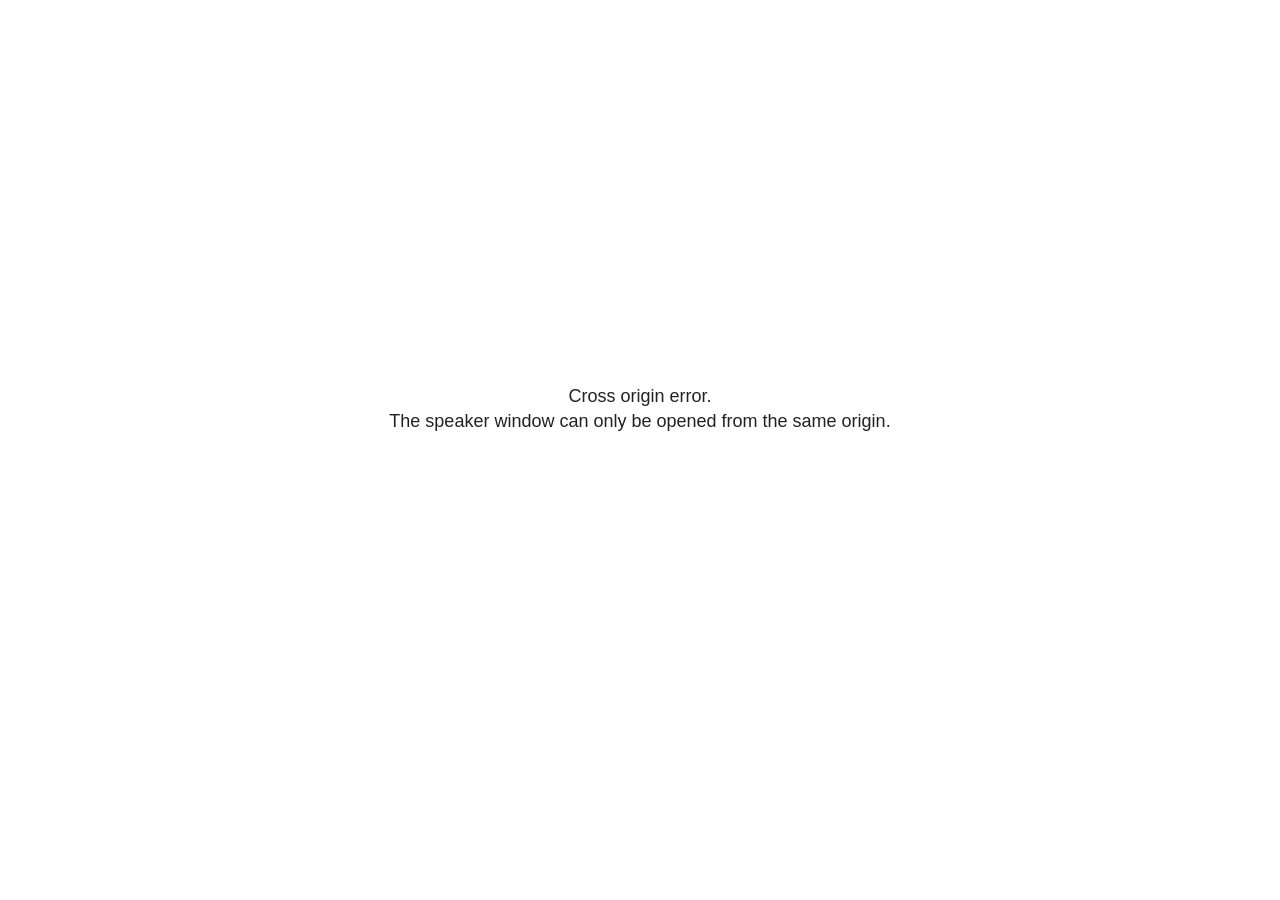
<file: training_materials/Day_01_data_acq_files/libs/revealjs/plugin/notes/speaker-view.html>
<!--
	NOTE: You need to build the notes plugin after making changes to this file.
-->
<html lang="en">
	<head>
		<meta charset="utf-8">

		<title>reveal.js - Speaker View</title>

		<style>
			body {
				font-family: Helvetica;
				font-size: 18px;
			}

			#current-slide,
			#upcoming-slide,
			#speaker-controls {
				padding: 6px;
				box-sizing: border-box;
				-moz-box-sizing: border-box;
			}

			#current-slide iframe,
			#upcoming-slide iframe {
				width: 100%;
				height: 100%;
				border: 1px solid #ddd;
			}

			#current-slide .label,
			#upcoming-slide .label {
				position: absolute;
				top: 10px;
				left: 10px;
				z-index: 2;
			}

			#connection-status {
				position: absolute;
				top: 0;
				left: 0;
				width: 100%;
				height: 100%;
				z-index: 20;
				padding: 30% 20% 20% 20%;
				font-size: 18px;
				color: #222;
				background: #fff;
				text-align: center;
				box-sizing: border-box;
				line-height: 1.4;
			}

			.overlay-element {
				height: 34px;
				line-height: 34px;
				padding: 0 10px;
				text-shadow: none;
				background: rgba( 220, 220, 220, 0.8 );
				color: #222;
				font-size: 14px;
			}

			.overlay-element.interactive:hover {
				background: rgba( 220, 220, 220, 1 );
			}

			#current-slide {
				position: absolute;
				width: 60%;
				height: 100%;
				top: 0;
				left: 0;
				padding-right: 0;
			}

			#upcoming-slide {
				position: absolute;
				width: 40%;
				height: 40%;
				right: 0;
				top: 0;
			}

			/* Speaker controls */
			#speaker-controls {
				position: absolute;
				top: 40%;
				right: 0;
				width: 40%;
				height: 60%;
				overflow: auto;
				font-size: 18px;
			}

				.speaker-controls-time.hidden,
				.speaker-controls-notes.hidden {
					display: none;
				}

				.speaker-controls-time .label,
				.speaker-controls-pace .label,
				.speaker-controls-notes .label {
					text-transform: uppercase;
					font-weight: normal;
					font-size: 0.66em;
					color: #666;
					margin: 0;
				}

				.speaker-controls-time, .speaker-controls-pace {
					border-bottom: 1px solid rgba( 200, 200, 200, 0.5 );
					margin-bottom: 10px;
					padding: 10px 16px;
					padding-bottom: 20px;
					cursor: pointer;
				}

				.speaker-controls-time .reset-button {
					opacity: 0;
					float: right;
					color: #666;
					text-decoration: none;
				}
				.speaker-controls-time:hover .reset-button {
					opacity: 1;
				}

				.speaker-controls-time .timer,
				.speaker-controls-time .clock {
					width: 50%;
				}

				.speaker-controls-time .timer,
				.speaker-controls-time .clock,
				.speaker-controls-time .pacing .hours-value,
				.speaker-controls-time .pacing .minutes-value,
				.speaker-controls-time .pacing .seconds-value {
					font-size: 1.9em;
				}

				.speaker-controls-time .timer {
					float: left;
				}

				.speaker-controls-time .clock {
					float: right;
					text-align: right;
				}

				.speaker-controls-time span.mute {
					opacity: 0.3;
				}

				.speaker-controls-time .pacing-title {
					margin-top: 5px;
				}

				.speaker-controls-time .pacing.ahead {
					color: blue;
				}

				.speaker-controls-time .pacing.on-track {
					color: green;
				}

				.speaker-controls-time .pacing.behind {
					color: red;
				}

				.speaker-controls-notes {
					padding: 10px 16px;
				}

				.speaker-controls-notes .value {
					margin-top: 5px;
					line-height: 1.4;
					font-size: 1.2em;
				}

			/* Layout selector */
			#speaker-layout {
				position: absolute;
				top: 10px;
				right: 10px;
				color: #222;
				z-index: 10;
			}
				#speaker-layout select {
					position: absolute;
					width: 100%;
					height: 100%;
					top: 0;
					left: 0;
					border: 0;
					box-shadow: 0;
					cursor: pointer;
					opacity: 0;

					font-size: 1em;
					background-color: transparent;

					-moz-appearance: none;
					-webkit-appearance: none;
					-webkit-tap-highlight-color: rgba(0, 0, 0, 0);
				}

				#speaker-layout select:focus {
					outline: none;
					box-shadow: none;
				}

			.clear {
				clear: both;
			}

			/* Speaker layout: Wide */
			body[data-speaker-layout="wide"] #current-slide,
			body[data-speaker-layout="wide"] #upcoming-slide {
				width: 50%;
				height: 45%;
				padding: 6px;
			}

			body[data-speaker-layout="wide"] #current-slide {
				top: 0;
				left: 0;
			}

			body[data-speaker-layout="wide"] #upcoming-slide {
				top: 0;
				left: 50%;
			}

			body[data-speaker-layout="wide"] #speaker-controls {
				top: 45%;
				left: 0;
				width: 100%;
				height: 50%;
				font-size: 1.25em;
			}

			/* Speaker layout: Tall */
			body[data-speaker-layout="tall"] #current-slide,
			body[data-speaker-layout="tall"] #upcoming-slide {
				width: 45%;
				height: 50%;
				padding: 6px;
			}

			body[data-speaker-layout="tall"] #current-slide {
				top: 0;
				left: 0;
			}

			body[data-speaker-layout="tall"] #upcoming-slide {
				top: 50%;
				left: 0;
			}

			body[data-speaker-layout="tall"] #speaker-controls {
				padding-top: 40px;
				top: 0;
				left: 45%;
				width: 55%;
				height: 100%;
				font-size: 1.25em;
			}

			/* Speaker layout: Notes only */
			body[data-speaker-layout="notes-only"] #current-slide,
			body[data-speaker-layout="notes-only"] #upcoming-slide {
				display: none;
			}

			body[data-speaker-layout="notes-only"] #speaker-controls {
				padding-top: 40px;
				top: 0;
				left: 0;
				width: 100%;
				height: 100%;
				font-size: 1.25em;
			}

			@media screen and (max-width: 1080px) {
				body[data-speaker-layout="default"] #speaker-controls {
					font-size: 16px;
				}
			}

			@media screen and (max-width: 900px) {
				body[data-speaker-layout="default"] #speaker-controls {
					font-size: 14px;
				}
			}

			@media screen and (max-width: 800px) {
				body[data-speaker-layout="default"] #speaker-controls {
					font-size: 12px;
				}
			}

		</style>
	</head>

	<body>

		<div id="connection-status">Loading speaker view...</div>

		<div id="current-slide"></div>
		<div id="upcoming-slide"><span class="overlay-element label">Upcoming</span></div>
		<div id="speaker-controls">
			<div class="speaker-controls-time">
				<h4 class="label">Time <span class="reset-button">Click to Reset</span></h4>
				<div class="clock">
					<span class="clock-value">0:00 AM</span>
				</div>
				<div class="timer">
					<span class="hours-value">00</span><span class="minutes-value">:00</span><span class="seconds-value">:00</span>
				</div>
				<div class="clear"></div>

				<h4 class="label pacing-title" style="display: none">Pacing – Time to finish current slide</h4>
				<div class="pacing" style="display: none">
					<span class="hours-value">00</span><span class="minutes-value">:00</span><span class="seconds-value">:00</span>
				</div>
			</div>

			<div class="speaker-controls-notes hidden">
				<h4 class="label">Notes</h4>
				<div class="value"></div>
			</div>
		</div>
		<div id="speaker-layout" class="overlay-element interactive">
			<span class="speaker-layout-label"></span>
			<select class="speaker-layout-dropdown"></select>
		</div>

		<script>

			(function() {

				var notes,
					notesValue,
					currentState,
					currentSlide,
					upcomingSlide,
					layoutLabel,
					layoutDropdown,
					pendingCalls = {},
					lastRevealApiCallId = 0,
					connected = false

				var connectionStatus = document.querySelector( '#connection-status' );

				var SPEAKER_LAYOUTS = {
					'default': 'Default',
					'wide': 'Wide',
					'tall': 'Tall',
					'notes-only': 'Notes only'
				};

				setupLayout();

				let openerOrigin;

				try {
					openerOrigin = window.opener.location.origin;
				}
				catch ( error ) { console.warn( error ) }

				// In order to prevent XSS, the speaker view will only run if its
				// opener has the same origin as itself
				if( window.location.origin !== openerOrigin ) {
					connectionStatus.innerHTML = 'Cross origin error.<br>The speaker window can only be opened from the same origin.';
					return;
				}

				var connectionTimeout = setTimeout( function() {
					connectionStatus.innerHTML = 'Error connecting to main window.<br>Please try closing and reopening the speaker view.';
				}, 5000 );

				window.addEventListener( 'message', function( event ) {

					// Validate the origin of all messages to avoid parsing messages
					// that aren't meant for us. Ignore when running off file:// so
					// that the speaker view continues to work without a web server.
					if( window.location.origin !== event.origin && window.location.origin !== 'file://' ) {
						return
					}

					clearTimeout( connectionTimeout );
					connectionStatus.style.display = 'none';

					var data = JSON.parse( event.data );

					// The overview mode is only useful to the reveal.js instance
					// where navigation occurs so we don't sync it
					if( data.state ) delete data.state.overview;

					// Messages sent by the notes plugin inside of the main window
					if( data && data.namespace === 'reveal-notes' ) {
						if( data.type === 'connect' ) {
							handleConnectMessage( data );
						}
						else if( data.type === 'state' ) {
							handleStateMessage( data );
						}
						else if( data.type === 'return' ) {
							pendingCalls[data.callId](data.result);
							delete pendingCalls[data.callId];
						}
					}
					// Messages sent by the reveal.js inside of the current slide preview
					else if( data && data.namespace === 'reveal' ) {
						if( /ready/.test( data.eventName ) ) {
							// Send a message back to notify that the handshake is complete
							window.opener.postMessage( JSON.stringify({ namespace: 'reveal-notes', type: 'connected'} ), '*' );
						}
						else if( /slidechanged|fragmentshown|fragmenthidden|paused|resumed/.test( data.eventName ) && currentState !== JSON.stringify( data.state ) ) {

							dispatchStateToMainWindow( data.state );

						}
					}

				} );

				/**
				 * Updates the presentation in the main window to match the state
				 * of the presentation in the notes window.
				 */
				const dispatchStateToMainWindow = debounce(( state ) => {
					window.opener.postMessage( JSON.stringify({ method: 'setState', args: [ state ]} ), '*' );
				}, 500);

				/**
				 * Asynchronously calls the Reveal.js API of the main frame.
				 */
				function callRevealApi( methodName, methodArguments, callback ) {

					var callId = ++lastRevealApiCallId;
					pendingCalls[callId] = callback;
					window.opener.postMessage( JSON.stringify( {
						namespace: 'reveal-notes',
						type: 'call',
						callId: callId,
						methodName: methodName,
						arguments: methodArguments
					} ), '*' );

				}

				/**
				 * Called when the main window is trying to establish a
				 * connection.
				 */
				function handleConnectMessage( data ) {

					if( connected === false ) {
						connected = true;

						setupIframes( data );
						setupKeyboard();
						setupNotes();
						setupTimer();
						setupHeartbeat();
					}

				}

				/**
				 * Called when the main window sends an updated state.
				 */
				function handleStateMessage( data ) {

					// Store the most recently set state to avoid circular loops
					// applying the same state
					currentState = JSON.stringify( data.state );

					// No need for updating the notes in case of fragment changes
					if ( data.notes ) {
						notes.classList.remove( 'hidden' );
						notesValue.style.whiteSpace = data.whitespace;
						if( data.markdown ) {
							notesValue.innerHTML = marked( data.notes );
						}
						else {
							notesValue.innerHTML = data.notes;
						}
					}
					else {
						notes.classList.add( 'hidden' );
					}

					// Update the note slides
					currentSlide.contentWindow.postMessage( JSON.stringify({ method: 'setState', args: [ data.state ] }), '*' );
					upcomingSlide.contentWindow.postMessage( JSON.stringify({ method: 'setState', args: [ data.state ] }), '*' );
					upcomingSlide.contentWindow.postMessage( JSON.stringify({ method: 'next' }), '*' );

				}

				// Limit to max one state update per X ms
				handleStateMessage = debounce( handleStateMessage, 200 );

				/**
				 * Forward keyboard events to the current slide window.
				 * This enables keyboard events to work even if focus
				 * isn't set on the current slide iframe.
				 *
				 * Block F5 default handling, it reloads and disconnects
				 * the speaker notes window.
				 */
				function setupKeyboard() {

					document.addEventListener( 'keydown', function( event ) {
						if( event.keyCode === 116 || ( event.metaKey && event.keyCode === 82 ) ) {
							event.preventDefault();
							return false;
						}
						currentSlide.contentWindow.postMessage( JSON.stringify({ method: 'triggerKey', args: [ event.keyCode ] }), '*' );
					} );

				}

				/**
				 * Creates the preview iframes.
				 */
				function setupIframes( data ) {

					var params = [
						'receiver',
						'progress=false',
						'history=false',
						'transition=none',
						'autoSlide=0',
						'backgroundTransition=none'
					].join( '&' );

					var urlSeparator = /\?/.test(data.url) ? '&' : '?';
					var hash = '#/' + data.state.indexh + '/' + data.state.indexv;
					var currentURL = data.url + urlSeparator + params + '&scrollActivationWidth=false&postMessageEvents=true' + hash;
					var upcomingURL = data.url + urlSeparator + params + '&scrollActivationWidth=false&controls=false' + hash;

					currentSlide = document.createElement( 'iframe' );
					currentSlide.setAttribute( 'width', 1280 );
					currentSlide.setAttribute( 'height', 1024 );
					currentSlide.setAttribute( 'src', currentURL );
					document.querySelector( '#current-slide' ).appendChild( currentSlide );

					upcomingSlide = document.createElement( 'iframe' );
					upcomingSlide.setAttribute( 'width', 640 );
					upcomingSlide.setAttribute( 'height', 512 );
					upcomingSlide.setAttribute( 'src', upcomingURL );
					document.querySelector( '#upcoming-slide' ).appendChild( upcomingSlide );

				}

				/**
				 * Setup the notes UI.
				 */
				function setupNotes() {

					notes = document.querySelector( '.speaker-controls-notes' );
					notesValue = document.querySelector( '.speaker-controls-notes .value' );

				}

				/**
				 * We send out a heartbeat at all times to ensure we can
				 * reconnect with the main presentation window after reloads.
				 */
				function setupHeartbeat() {

					setInterval( () => {
						window.opener.postMessage( JSON.stringify({ namespace: 'reveal-notes', type: 'heartbeat'} ), '*' );
					}, 1000 );

				}

				function getTimings( callback ) {

					callRevealApi( 'getSlidesAttributes', [], function ( slideAttributes ) {
						callRevealApi( 'getConfig', [], function ( config ) {
							var totalTime = config.totalTime;
							var minTimePerSlide = config.minimumTimePerSlide || 0;
							var defaultTiming = config.defaultTiming;
							if ((defaultTiming == null) && (totalTime == null)) {
								callback(null);
								return;
							}
							// Setting totalTime overrides defaultTiming
							if (totalTime) {
								defaultTiming = 0;
							}
							var timings = [];
							for ( var i in slideAttributes ) {
								var slide = slideAttributes[ i ];
								var timing = defaultTiming;
								if( slide.hasOwnProperty( 'data-timing' )) {
									var t = slide[ 'data-timing' ];
									timing = parseInt(t);
									if( isNaN(timing) ) {
										console.warn("Could not parse timing '" + t + "' of slide " + i + "; using default of " + defaultTiming);
										timing = defaultTiming;
									}
								}
								timings.push(timing);
							}
							if ( totalTime ) {
								// After we've allocated time to individual slides, we summarize it and
								// subtract it from the total time
								var remainingTime = totalTime - timings.reduce( function(a, b) { return a + b; }, 0 );
								// The remaining time is divided by the number of slides that have 0 seconds
								// allocated at the moment, giving the average time-per-slide on the remaining slides
								var remainingSlides = (timings.filter( function(x) { return x == 0 }) ).length
								var timePerSlide = Math.round( remainingTime / remainingSlides, 0 )
								// And now we replace every zero-value timing with that average
								timings = timings.map( function(x) { return (x==0 ? timePerSlide : x) } );
							}
							var slidesUnderMinimum = timings.filter( function(x) { return (x < minTimePerSlide) } ).length
							if ( slidesUnderMinimum ) {
								message = "The pacing time for " + slidesUnderMinimum + " slide(s) is under the configured minimum of " + minTimePerSlide + " seconds. Check the data-timing attribute on individual slides, or consider increasing the totalTime or minimumTimePerSlide configuration options (or removing some slides).";
								alert(message);
							}
							callback( timings );
						} );
					} );

				}

				/**
				 * Return the number of seconds allocated for presenting
				 * all slides up to and including this one.
				 */
				function getTimeAllocated( timings, callback ) {

					callRevealApi( 'getSlidePastCount', [], function ( currentSlide ) {
						var allocated = 0;
						for (var i in timings.slice(0, currentSlide + 1)) {
							allocated += timings[i];
						}
						callback( allocated );
					} );

				}

				/**
				 * Create the timer and clock and start updating them
				 * at an interval.
				 */
				function setupTimer() {

					var start = new Date(),
					timeEl = document.querySelector( '.speaker-controls-time' ),
					clockEl = timeEl.querySelector( '.clock-value' ),
					hoursEl = timeEl.querySelector( '.hours-value' ),
					minutesEl = timeEl.querySelector( '.minutes-value' ),
					secondsEl = timeEl.querySelector( '.seconds-value' ),
					pacingTitleEl = timeEl.querySelector( '.pacing-title' ),
					pacingEl = timeEl.querySelector( '.pacing' ),
					pacingHoursEl = pacingEl.querySelector( '.hours-value' ),
					pacingMinutesEl = pacingEl.querySelector( '.minutes-value' ),
					pacingSecondsEl = pacingEl.querySelector( '.seconds-value' );

					var timings = null;
					getTimings( function ( _timings ) {

						timings = _timings;
						if (_timings !== null) {
							pacingTitleEl.style.removeProperty('display');
							pacingEl.style.removeProperty('display');
						}

						// Update once directly
						_updateTimer();

						// Then update every second
						setInterval( _updateTimer, 1000 );

					} );


					function _resetTimer() {

						if (timings == null) {
							start = new Date();
							_updateTimer();
						}
						else {
							// Reset timer to beginning of current slide
							getTimeAllocated( timings, function ( slideEndTimingSeconds ) {
								var slideEndTiming = slideEndTimingSeconds * 1000;
								callRevealApi( 'getSlidePastCount', [], function ( currentSlide ) {
									var currentSlideTiming = timings[currentSlide] * 1000;
									var previousSlidesTiming = slideEndTiming - currentSlideTiming;
									var now = new Date();
									start = new Date(now.getTime() - previousSlidesTiming);
									_updateTimer();
								} );
							} );
						}

					}

					timeEl.addEventListener( 'click', function() {
						_resetTimer();
						return false;
					} );

					function _displayTime( hrEl, minEl, secEl, time) {

						var sign = Math.sign(time) == -1 ? "-" : "";
						time = Math.abs(Math.round(time / 1000));
						var seconds = time % 60;
						var minutes = Math.floor( time / 60 ) % 60 ;
						var hours = Math.floor( time / ( 60 * 60 )) ;
						hrEl.innerHTML = sign + zeroPadInteger( hours );
						if (hours == 0) {
							hrEl.classList.add( 'mute' );
						}
						else {
							hrEl.classList.remove( 'mute' );
						}
						minEl.innerHTML = ':' + zeroPadInteger( minutes );
						if (hours == 0 && minutes == 0) {
							minEl.classList.add( 'mute' );
						}
						else {
							minEl.classList.remove( 'mute' );
						}
						secEl.innerHTML = ':' + zeroPadInteger( seconds );
					}

					function _updateTimer() {

						var diff, hours, minutes, seconds,
						now = new Date();

						diff = now.getTime() - start.getTime();

						clockEl.innerHTML = now.toLocaleTimeString( 'en-US', { hour12: true, hour: '2-digit', minute:'2-digit' } );
						_displayTime( hoursEl, minutesEl, secondsEl, diff );
						if (timings !== null) {
							_updatePacing(diff);
						}

					}

					function _updatePacing(diff) {

						getTimeAllocated( timings, function ( slideEndTimingSeconds ) {
							var slideEndTiming = slideEndTimingSeconds * 1000;

							callRevealApi( 'getSlidePastCount', [], function ( currentSlide ) {
								var currentSlideTiming = timings[currentSlide] * 1000;
								var timeLeftCurrentSlide = slideEndTiming - diff;
								if (timeLeftCurrentSlide < 0) {
									pacingEl.className = 'pacing behind';
								}
								else if (timeLeftCurrentSlide < currentSlideTiming) {
									pacingEl.className = 'pacing on-track';
								}
								else {
									pacingEl.className = 'pacing ahead';
								}
								_displayTime( pacingHoursEl, pacingMinutesEl, pacingSecondsEl, timeLeftCurrentSlide );
							} );
						} );
					}

				}

				/**
				 * Sets up the speaker view layout and layout selector.
				 */
				function setupLayout() {

					layoutDropdown = document.querySelector( '.speaker-layout-dropdown' );
					layoutLabel = document.querySelector( '.speaker-layout-label' );

					// Render the list of available layouts
					for( var id in SPEAKER_LAYOUTS ) {
						var option = document.createElement( 'option' );
						option.setAttribute( 'value', id );
						option.textContent = SPEAKER_LAYOUTS[ id ];
						layoutDropdown.appendChild( option );
					}

					// Monitor the dropdown for changes
					layoutDropdown.addEventListener( 'change', function( event ) {

						setLayout( layoutDropdown.value );

					}, false );

					// Restore any currently persisted layout
					setLayout( getLayout() );

				}

				/**
				 * Sets a new speaker view layout. The layout is persisted
				 * in local storage.
				 */
				function setLayout( value ) {

					var title = SPEAKER_LAYOUTS[ value ];

					layoutLabel.innerHTML = 'Layout' + ( title ? ( ': ' + title ) : '' );
					layoutDropdown.value = value;

					document.body.setAttribute( 'data-speaker-layout', value );

					// Persist locally
					if( supportsLocalStorage() ) {
						window.localStorage.setItem( 'reveal-speaker-layout', value );
					}

				}

				/**
				 * Returns the ID of the most recently set speaker layout
				 * or our default layout if none has been set.
				 */
				function getLayout() {

					if( supportsLocalStorage() ) {
						var layout = window.localStorage.getItem( 'reveal-speaker-layout' );
						if( layout ) {
							return layout;
						}
					}

					// Default to the first record in the layouts hash
					for( var id in SPEAKER_LAYOUTS ) {
						return id;
					}

				}

				function supportsLocalStorage() {

					try {
						localStorage.setItem('test', 'test');
						localStorage.removeItem('test');
						return true;
					}
					catch( e ) {
						return false;
					}

				}

				function zeroPadInteger( num ) {

					var str = '00' + parseInt( num );
					return str.substring( str.length - 2 );

				}

				/**
				 * Limits the frequency at which a function can be called.
				 */
				function debounce( fn, ms ) {

					var lastTime = 0,
						timeout;

					return function() {

						var args = arguments;
						var context = this;

						clearTimeout( timeout );

						var timeSinceLastCall = Date.now() - lastTime;
						if( timeSinceLastCall > ms ) {
							fn.apply( context, args );
							lastTime = Date.now();
						}
						else {
							timeout = setTimeout( function() {
								fn.apply( context, args );
								lastTime = Date.now();
							}, ms - timeSinceLastCall );
						}

					}

				}

			})();

		</script>
	</body>
</html>
</file>
